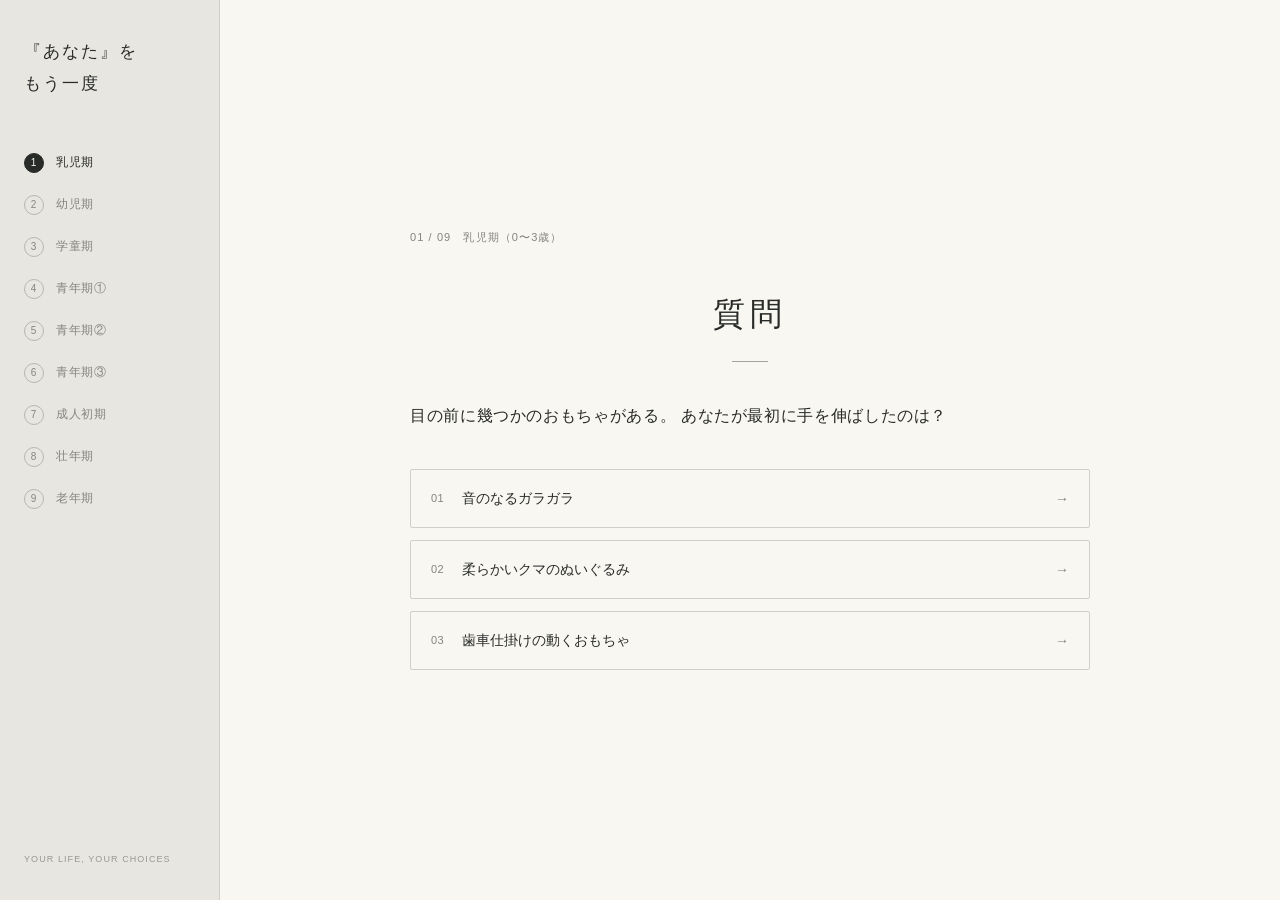
<file: index.html>
<!DOCTYPE html>
<html lang="ja">
<head>
    <meta charset="UTF-8">
    <meta name="viewport" content="width=device-width, initial-scale=1.0">
    <title>『あなた』をもう一度</title>
    <link rel="stylesheet" href="style.css">
</head>
<body>

    <div class="layout">

        <!-- 左側の横帯 -->
        <aside class="sidebar">
            <div class="site-title">
                『あなた』を<br>もう一度
            </div>

            <div class="progress">
                <div class="stage active">
                    <span class="stage-number">1</span>
                    <span>乳児期</span>
                </div>
                <div class="stage">
                    <span class="stage-number">2</span>
                    <span>幼児期</span>
                </div>
                <div class="stage">
                    <span class="stage-number">3</span>
                    <span>学童期</span>
                </div>
                <div class="stage">
                    <span class="stage-number">4</span>
                    <span>青年期①</span>
                </div>
                <div class="stage">
                    <span class="stage-number">5</span>
                    <span>青年期②</span>
                </div>
                <div class="stage">
                    <span class="stage-number">6</span>
                    <span>青年期③</span>
                </div>
                <div class="stage">
                    <span class="stage-number">7</span>
                    <span>成人初期</span>
                </div>
                <div class="stage">
                    <span class="stage-number">8</span>
                    <span>壮年期</span>
                </div>
                <div class="stage">
                    <span class="stage-number">9</span>
                    <span>老年期</span>
                </div>
            </div>

            <div class="sidebar-footer">YOUR LIFE, YOUR CHOICES</div>
        </aside>

        <!-- 質問エリア -->
        <main class="main-content">
            <div class="question">

                <p class="eyebrow">01 / 09　乳児期（0〜3歳）</p>

                <h1>質問</h1>

                <div class="title-line"></div>

                <p id="question1">
                    目の前に幾つかのおもちゃがある。
                    あなたが最初に手を伸ばしたのは？
                </p>

                <div id="result" style="display:none;">
                    <p>開放性：<span id="O"></span></p>
                    <p>誠実性：<span id="C"></span></p>
                    <p>外向性：<span id="E"></span></p>
                    <p>協調性：<span id="A"></span></p>
                    <p>神経症傾向：<span id="N"></span></p>
                </div>

                <div class="choices">
                    <button
                        id="choice1"
                        onclick="nextQuestion(this)"
                        data-O="0" data-C="0" data-E="2"
                        data-A="1" data-N="-1">
                        <span class="choice-number">01</span>
                        <span class="choice-text">音のなるガラガラ</span>
                        <span class="choice-arrow">→</span>
                    </button>

                    <button
                        id="choice2"
                        onclick="nextQuestion(this)"
                        data-O="2" data-C="1" data-E="-1"
                        data-A="0" data-N="0">
                        <span class="choice-number">02</span>
                        <span class="choice-text">柔らかいクマのぬいぐるみ</span>
                        <span class="choice-arrow">→</span>
                    </button>

                    <button
                        id="choice3"
                        onclick="nextQuestion(this)"
                        data-O="1" data-C="2" data-E="0"
                        data-A="-1" data-N="1">
                        <span class="choice-number">03</span>
                        <span class="choice-text">歯車仕掛けの動くおもちゃ</span>
                        <span class="choice-arrow">→</span>
                    </button>
                </div>

            </div>
        </main>

    </div>

    <script src="script.js"></script>
</body>
</html>
</file>
<file: style.css>
/* =========================
   基本設定
========================= */

* {
    box-sizing: border-box;
}

:root {
    --background: #F0EFEA;
    --paper: #F8F7F2;
    --sidebar: #E7E6E0;
    --text: #292B29;
    --sub-text: #85857E;
    --border: #D0CFC8;
    --accent: #777D76;
}

body {
    margin: 0;
    font-family:
        "Noto Serif JP",
        "Yu Mincho",
        "Hiragino Mincho ProN",
        serif;
    background: var(--background);
    color: var(--text);
}

/* =========================
   全体レイアウト
========================= */

.layout {
    display: flex;
    min-height: 100vh;
}

/* =========================
   左側の横帯
========================= */

.sidebar {
    width: 220px;
    min-width: 220px;
    min-height: 100vh;
    padding: 36px 24px;
    background: var(--sidebar);
    border-right: 1px solid var(--border);

    display: flex;
    flex-direction: column;
}

.site-title {
    font-size: 17px;
    line-height: 1.9;
    letter-spacing: 0.12em;
    margin-bottom: 52px;
}

.progress {
    display: flex;
    flex-direction: column;
    gap: 22px;
}

.stage {
    display: flex;
    align-items: center;
    gap: 12px;

    color: var(--sub-text);
    font-size: 12px;
    letter-spacing: 0.06em;

    transition: color 0.25s ease;
}

.stage-number {
    width: 20px;
    height: 20px;
    border: 1px solid #B7B7B0;
    border-radius: 50%;

    display: flex;
    justify-content: center;
    align-items: center;

    font-family: sans-serif;
    font-size: 10px;
}

.stage.active {
    color: var(--text);
}

.stage.active .stage-number {
    background: var(--text);
    color: var(--paper);
    border-color: var(--text);
}

.sidebar-footer {
    margin-top: auto;
    padding-top: 40px;
    color: #999991;
    font-family: sans-serif;
    font-size: 9px;
    letter-spacing: 0.12em;
}

/* =========================
   質問エリア
========================= */

.main-content {
    flex: 1;
    min-width: 0;
    display: flex;
    justify-content: center;
    align-items: center;
    padding: 72px 48px;
    background: var(--paper);
}

.question {
    width: 100%;
    max-width: 680px;
    margin: 0 auto;
    font-size: 16px;
    text-align: left;
}

.eyebrow {
    margin: 0 0 48px;
    color: var(--sub-text);
    font-family: sans-serif;
    font-size: 11px;
    letter-spacing: 0.1em;
}

h1 {
    margin: 0;
    font-size: 32px;
    font-weight: 400;
    letter-spacing: 0.16em;
    text-align: center;
}

.title-line {
    width: 36px;
    height: 1px;
    background: #A5A49D;
    margin: 24px auto 36px;
}

#question1 {
    margin: 0 0 36px;
    font-size: 16px;
    line-height: 2.2;
    letter-spacing: 0.04em;
}

/* =========================
   選択肢
========================= */

.choices {
    display: flex;
    flex-direction: column;
    gap: 12px;
}

button {
    width: 100%;
    min-height: 58px;
    margin: 0;
    padding: 16px 20px;

    display: flex;
    align-items: center;
    gap: 18px;

    background: transparent;
    color: var(--text);
    border: 1px solid var(--border);
    border-radius: 2px;

    font-family: inherit;
    font-size: 14px;
    font-weight: 400;
    text-align: left;
    line-height: 1.8;

    cursor: pointer;
    transition:
        background 0.25s ease,
        border-color 0.25s ease,
        padding 0.25s ease;
}

.choice-number {
    flex-shrink: 0;
    color: var(--sub-text);
    font-family: sans-serif;
    font-size: 11px;
    letter-spacing: 0.04em;
}

.choice-text {
    flex: 1;
}

.choice-arrow {
    flex-shrink: 0;
    color: var(--sub-text);
    transition: transform 0.25s ease;
}

button:hover {
    background: #EFEEE8;
    border-color: #96968E;
}

button:hover .choice-arrow {
    transform: translateX(4px);
}

button:focus-visible {
    outline: 2px solid var(--accent);
    outline-offset: 3px;
}

/* =========================
   診断結果
========================= */

#result {
    margin-top: 32px;
    padding: 24px;
    border-top: 1px solid var(--border);
}

#result p {
    font-size: 14px;
    line-height: 2;
}

/* =========================
   スマートフォン対応
========================= */

@media (max-width: 700px) {
    .layout {
        display: block;
    }

    .sidebar {
        width: 100%;
        min-width: 0;
        min-height: 0;
        padding: 16px 20px;
        border-right: none;
        border-bottom: 1px solid var(--border);
    }

    .site-title {
        margin: 0;
        font-size: 14px;
        line-height: 1.6;
    }

    .progress,
    .sidebar-footer {
        display: none;
    }

    .main-content {
        min-height: calc(100vh - 65px);
        padding: 48px 22px;
        align-items: flex-start;
    }

    .question {
        max-width: 560px;
    }

    .eyebrow {
        margin-bottom: 40px;
    }

    h1 {
        font-size: 28px;
    }

    #question1 {
        font-size: 15px;
        line-height: 2;
    }

    button {
        padding: 14px 12px;
        gap: 12px;
        font-size: 13px;
    }
}
</file>
